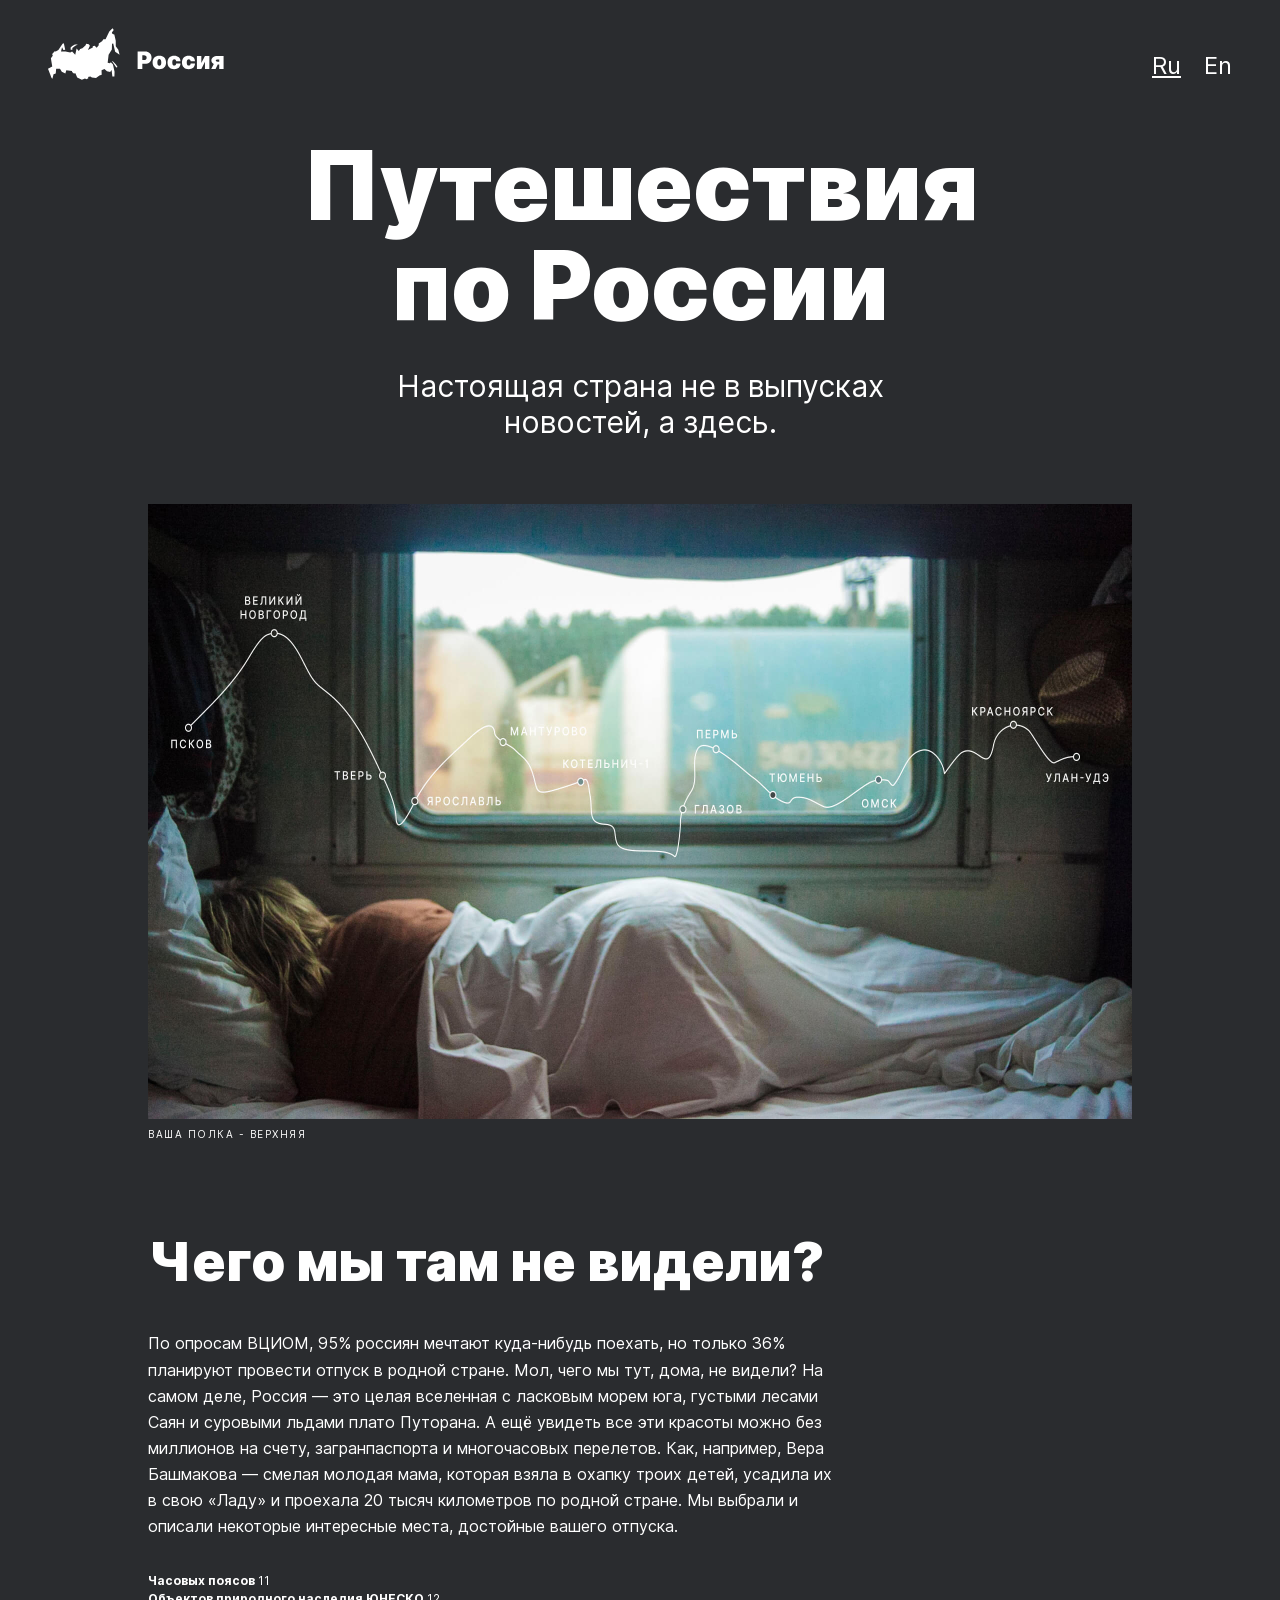
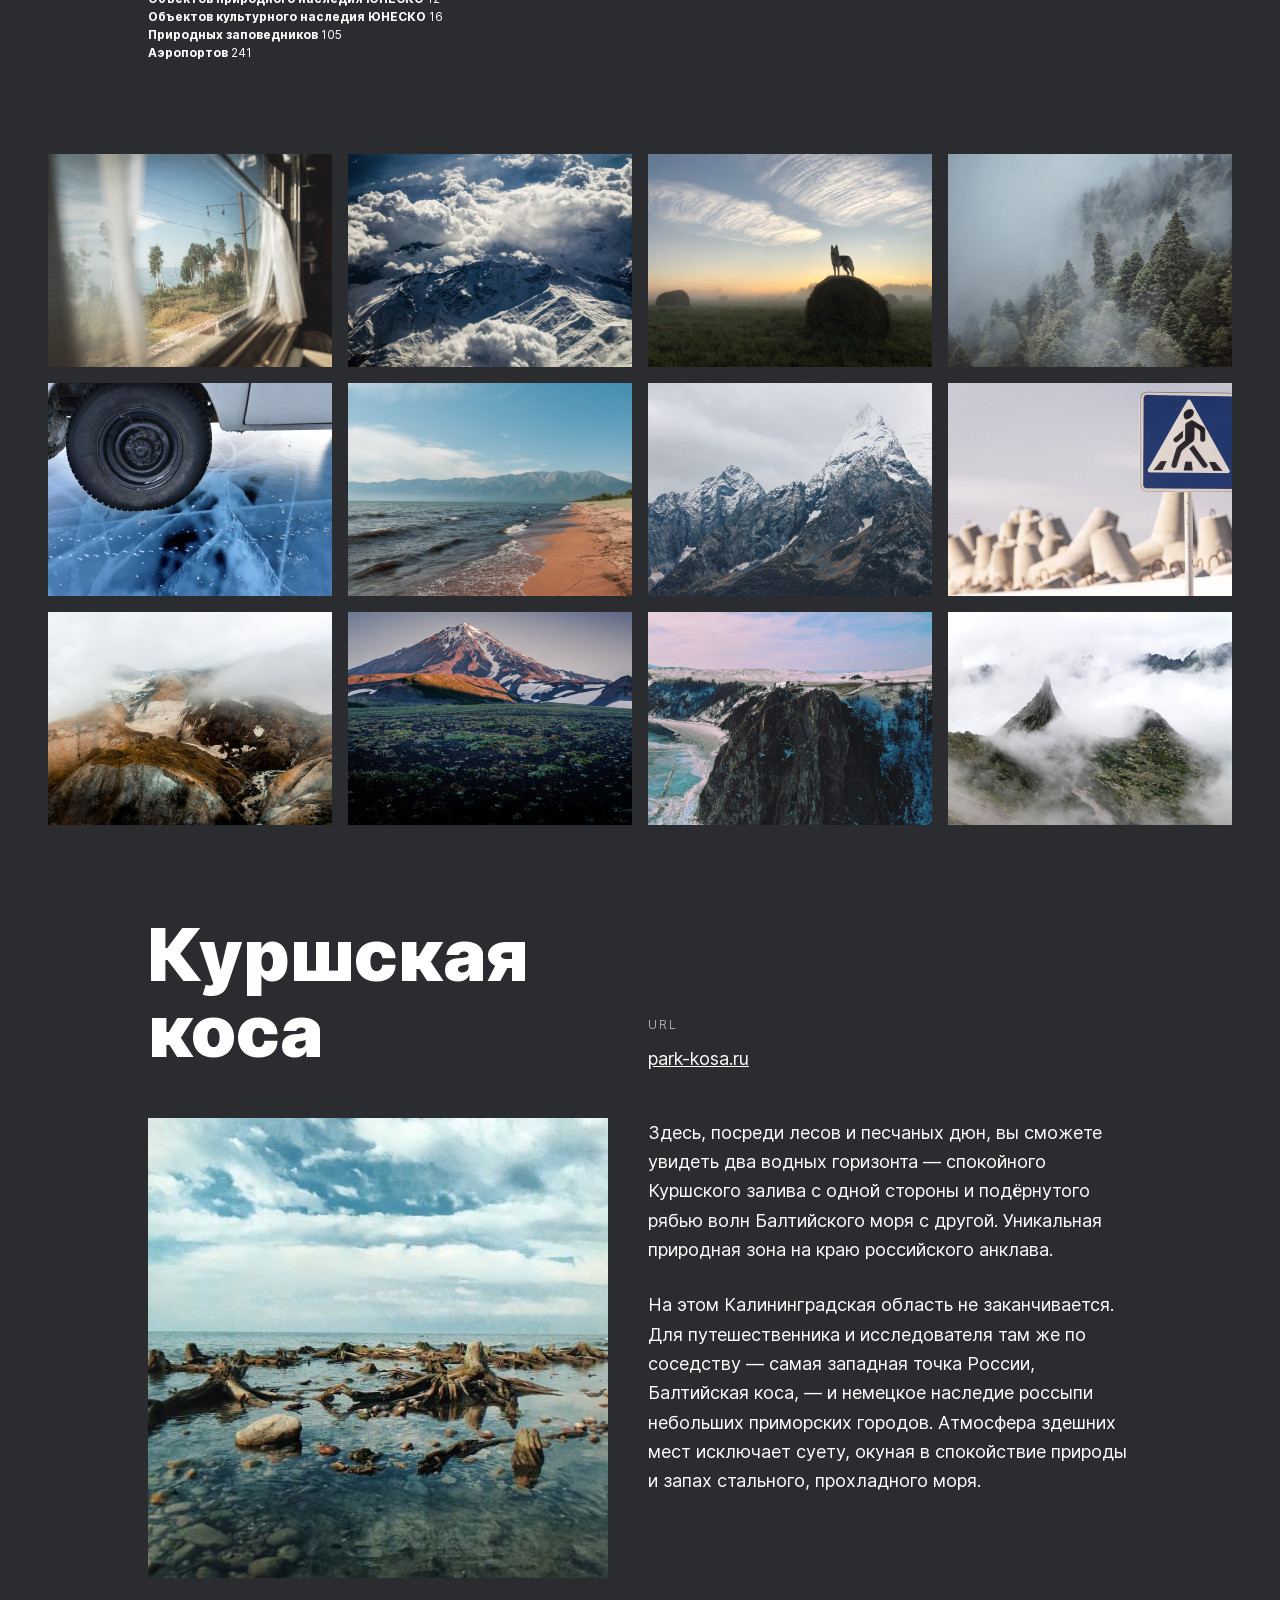
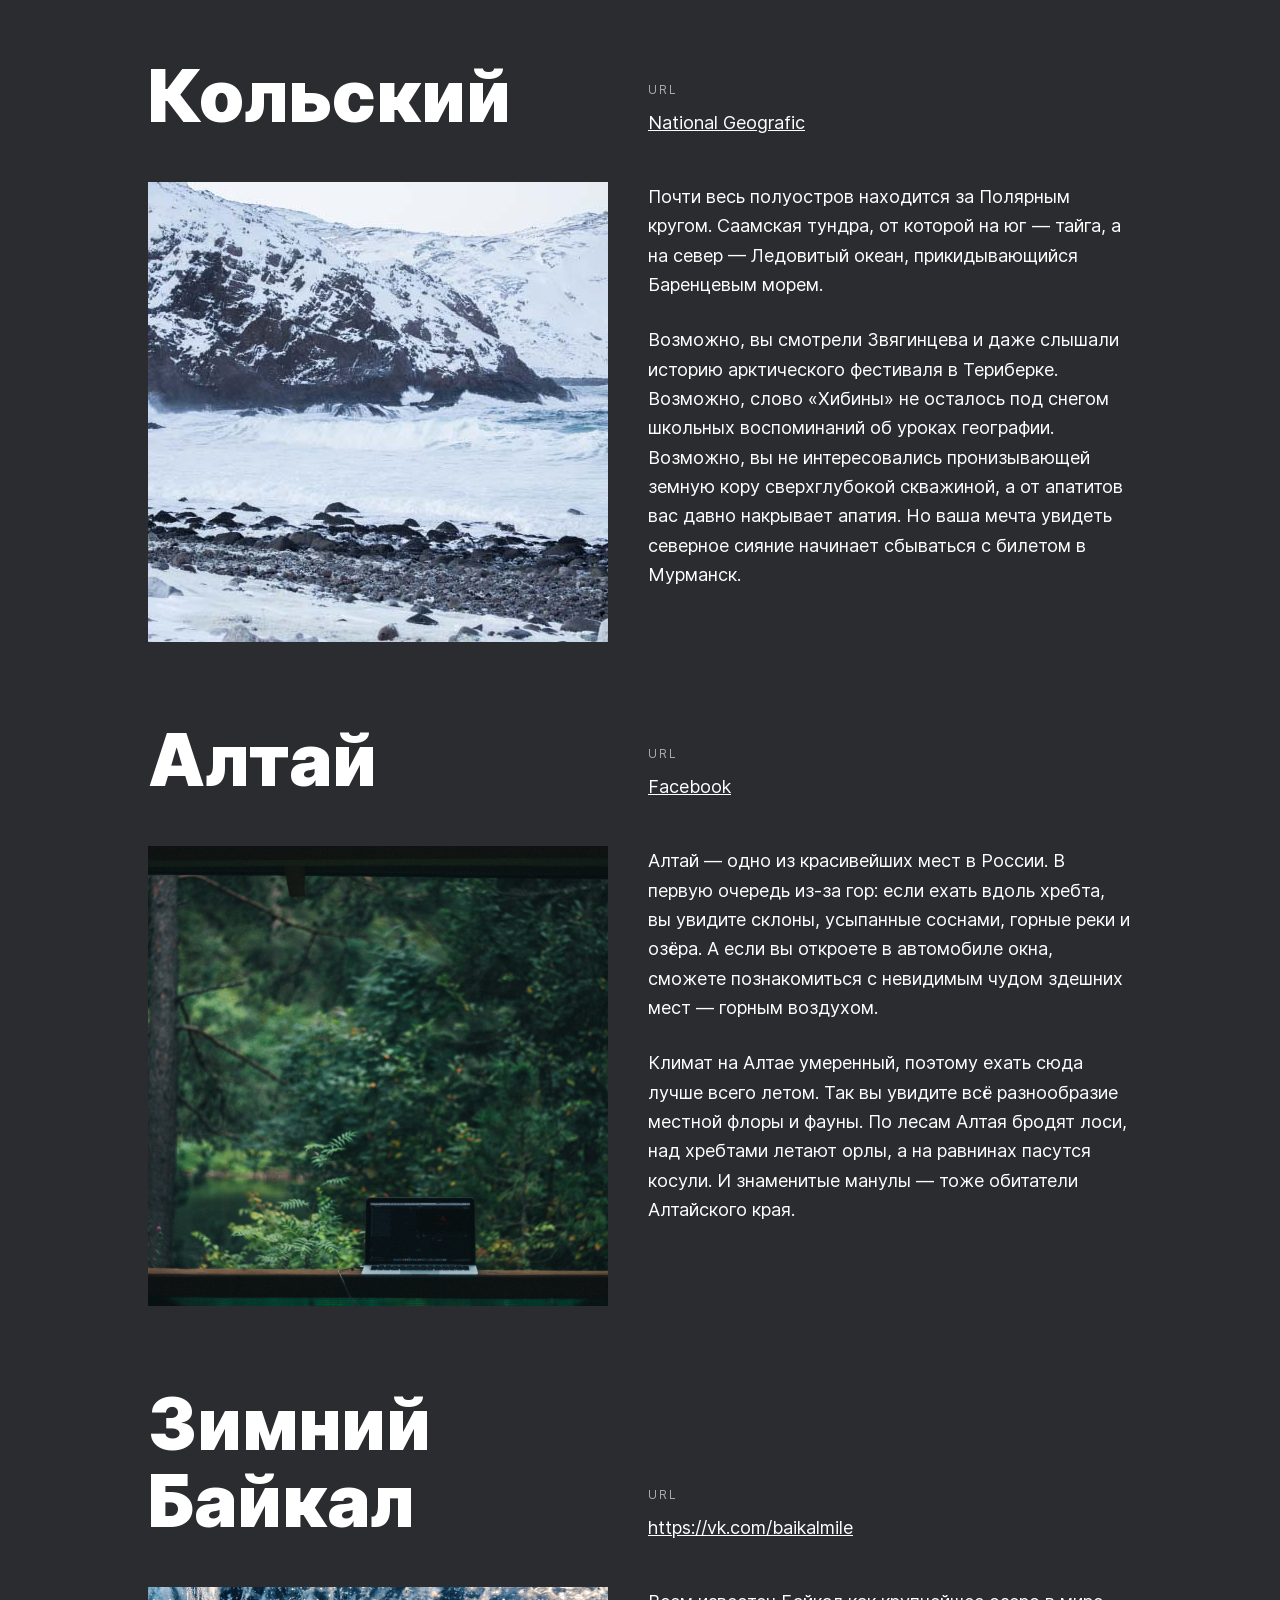
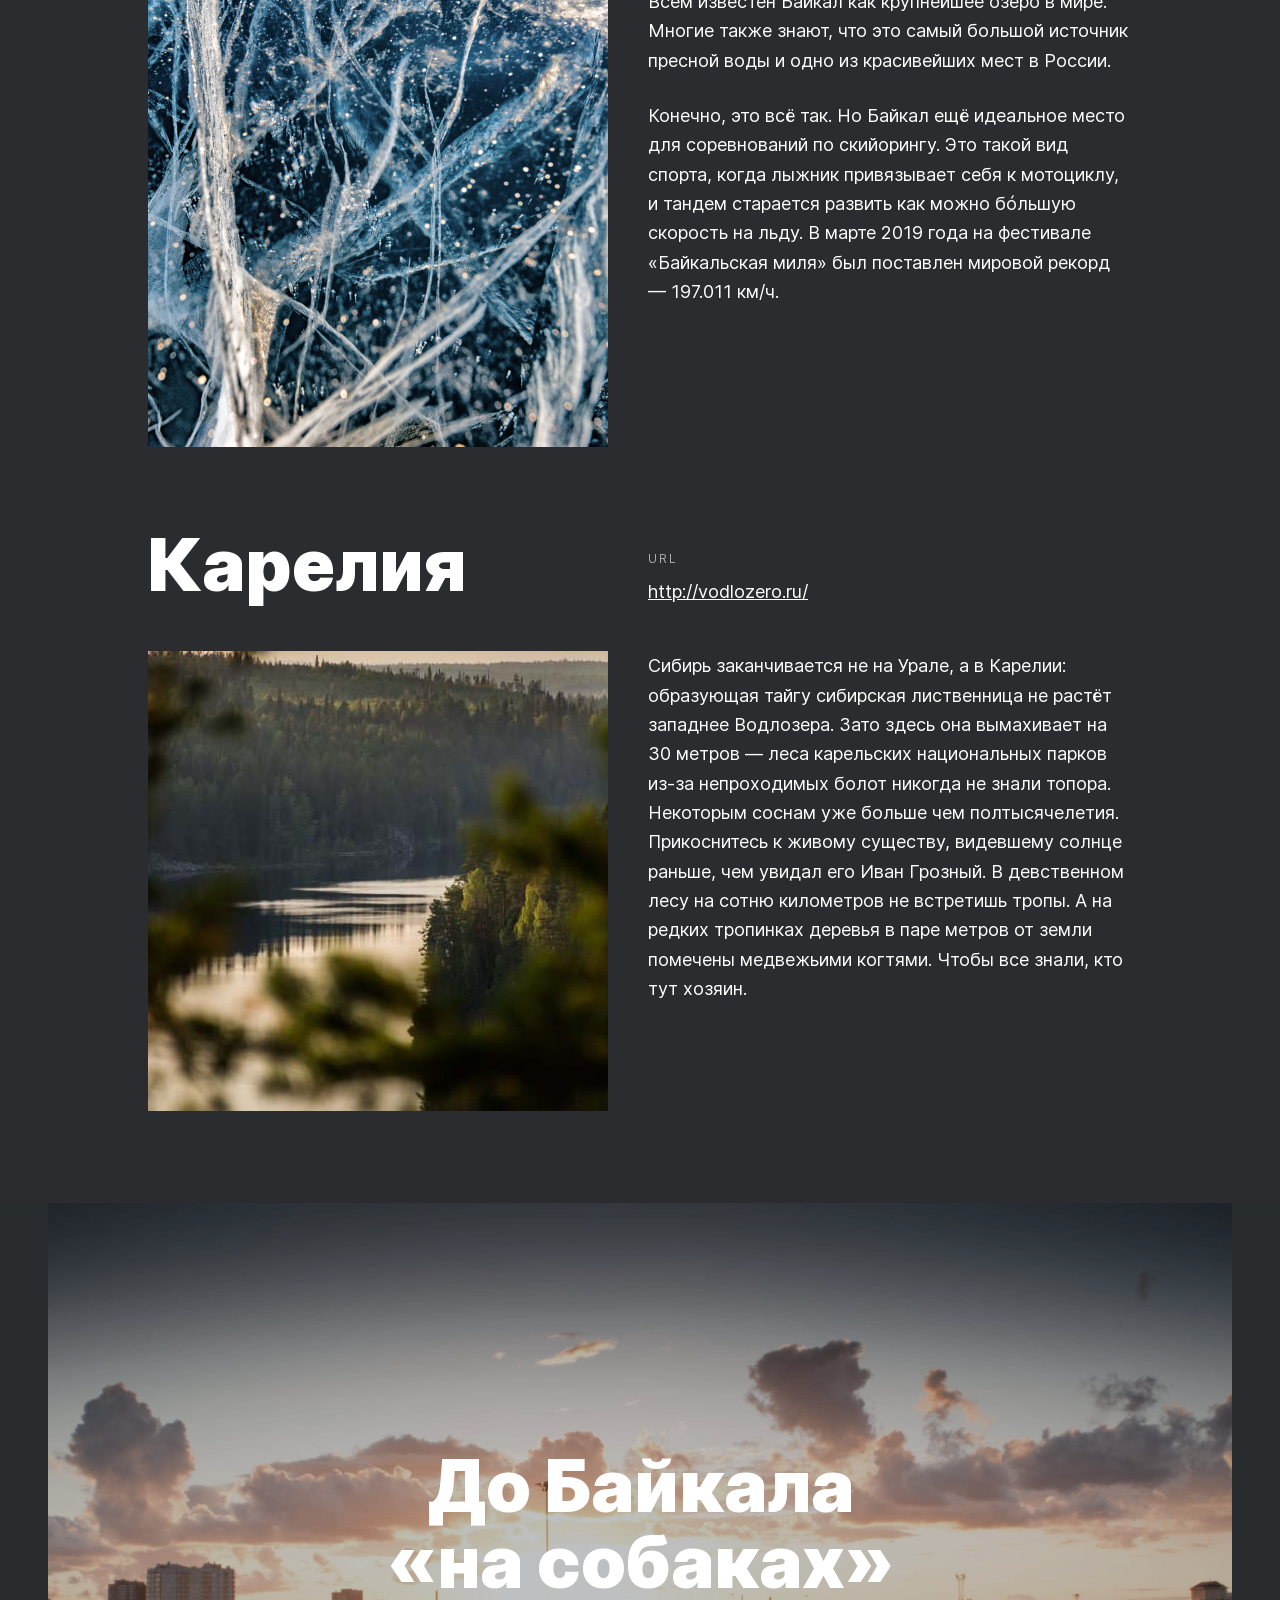
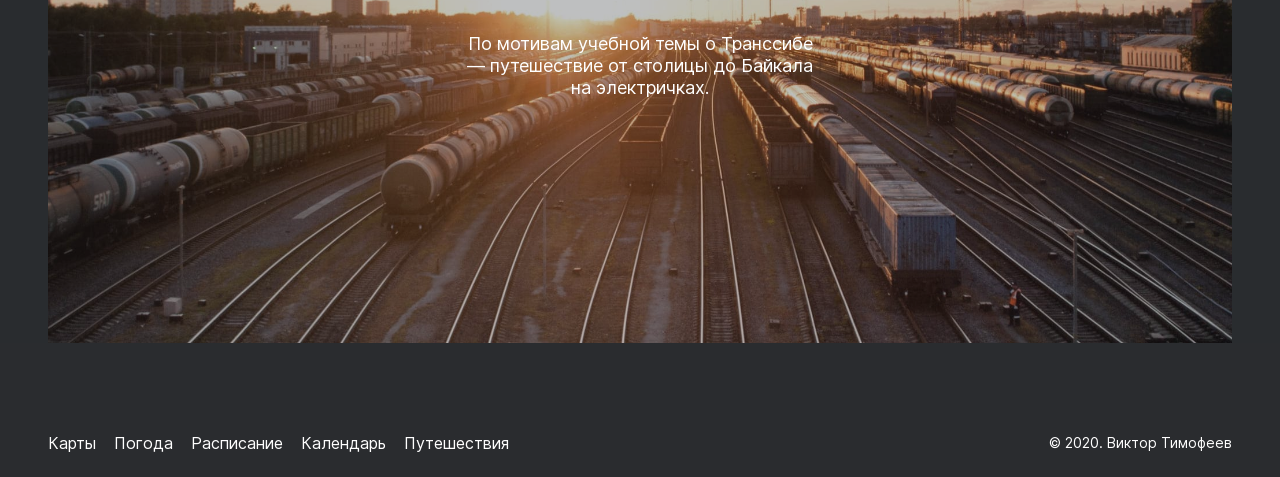
<file: index.html>
<!DOCTYPE html>
<html lang="ru">

<head>
  <meta charset="UTF-8">
  <meta name="viewport" content="width=device-width, initial-scale=1.0">
  <meta http-equiv="X-UA-Compatible" content="ie=edge">
  <meta name="description" content="рекомендации для поездок по России">
  <meta name="keywords" content="Россия, туризм, Байкал, Сибирь, Карелия, Алтай">
  <meta name="author" content="Виктор Тимофеев">
  <title>Путешествия по России</title>
  <link rel="stylesheet" href="./pages/index.css">
</head>

<body class="page">

  <header class="header">
    <div class="header__logo"></div>
    <div class="header__lang-links">
      <a class="header__lang-link header__lang-link_active" href="#">Ru</a>
      <a class="header__lang-link" href="#">En</a>
    </div>
  </header>

  <main class="content page__content">
    <section class="lead content__section">
      <h1 class="lead__title">Путешествия по&nbsp;России</h1>
      <p class="lead__subtitle">Настоящая страна не в выпусках новостей, а здесь.</p>
      <figure class="lead__image-block">
        <img class="lead__image" alt="Плацкартный вагон" src="./images/lead-polka.jpg">
        <figcaption class="lead__caption">Ваша полка - верхняя</figcaption>
      </figure>
    </section>

    <section class="intro content__section">
      <h2 class="intro__title">Чего мы там не&nbsp;видели?</h2>
      <p class="intro__text">По опросам ВЦИОМ, 95% россиян мечтают куда-нибудь поехать, но только 36% планируют
        провести
        отпуск в родной стране. Мол, чего мы тут, дома, не видели? На самом деле, Россия — это целая вселенная с
        ласковым морем юга, густыми лесами Саян и суровыми льдами плато Путорана. А ещё увидеть все эти красоты можно
        без миллионов на счету, загранпаспорта и многочасовых перелетов. Как, например, Вера Башмакова — смелая
        молодая
        мама, которая взяла в охапку троих детей, усадила их в свою «Ладу» и проехала 20 тысяч километров по родной
        стране. Мы выбрали и описали некоторые интересные места, достойные вашего отпуска.</p>
      <ul class="intro__list">
        <li>Часовых поясов <span class="intro__numbers">11</span></li>
        <li>Объектов природного наследия ЮНЕСКО <span class="intro__numbers">12</span></li>
        <li>Объектов культурного наследия ЮНЕСКО <span class="intro__numbers">16</span></li>
        <li>Природных заповедников <span class="intro__numbers">105</span></li>
        <li>Аэропортов <span class="intro__numbers">241</span></li>
      </ul>
    </section>

    <section class="photo-grid content__section">
      <img class="photo-grid__item" src="./images/grid-image.png" alt="Поезд" data-type="auto">
      <img class="photo-grid__item" src="./images/grid-image-1.png" alt="Облака" data-type="auto">
      <img class="photo-grid__item" src="./images/grid-image-2.png" alt="Волк" data-type="auto">
      <img class="photo-grid__item" src="./images/grid-image-3.png" alt="Ели" data-type="auto">
      <img class="photo-grid__item" src="./images/grid-image-4.png" alt="Лёд" data-type="auto">
      <img class="photo-grid__item" src="./images/grid-image-5.png" alt="Побережье" data-type="auto">
      <img class="photo-grid__item" src="./images/grid-image-6.png" alt="Горы" data-type="auto">
      <img class="photo-grid__item" src="./images/grid-image-7.png" alt="Дорожный знак" data-type="auto">
      <img class="photo-grid__item" src="./images/grid-image-8.png" alt="На высоте" data-type="auto">
      <img class="photo-grid__item" src="./images/grid-image-9.png" alt="Пейзаж" data-type="auto">
      <img class="photo-grid__item" src="./images/grid-image-10.png" alt="Простор" data-type="auto">
      <img class="photo-grid__item" src="./images/grid-image-11.png" alt="В облаках" data-type="auto">
    </section>

    <section class="places content__section">
      <article class="place">
        <h2 class="place__title">Куршская коса</h2>
        <div class="place__website">
          <p class="place__url-heading">URL</p>
          <a class="place__link" href="http://park-kosa.ru/" target="_blank">park-kosa.ru</a>
        </div>
        <img src="./images/places-kurshskaya-kosa.jpg" alt="Куршская коса" class="place__image">
        <div class="place__paragraphs">
          <p class="place__paragraph">Здесь, посреди лесов и песчаных дюн, вы сможете увидеть два водных горизонта —
            спокойного Куршского залива с одной стороны и подёрнутого рябью волн Балтийского моря с другой. Уникальная
            природная зона на краю российского анклава.</p>
          <p class="place__paragraph">На этом Калининградская область не заканчивается. Для путешественника и
            исследователя там же по соседству — самая западная точка России, Балтийская коса, — и немецкое наследие
            россыпи небольших приморских городов. Атмосфера здешних мест исключает суету, окуная в спокойствие природы и
            запах стального, прохладного моря.</p>
        </div>
      </article>
      <article class="place">
        <div class="place__title">Кольский</div>
        <div class="place__website">
          <p class="place__url-heading">URL</p>
          <a class="place__link" href="https://yourshot.nationalgeographic.com/photos/?keywords=kolskiy"
            target="_blank">National
            Geografic</a>
        </div>
        <img src="./images/places-kolsky.jpg" alt="Кольский полуостров" class="place__image">
        <div class="place__paragraphs">
          <p class="place__paragraph">Почти весь полуостров находится за Полярным кругом. Саамская тундра, от которой на
            юг —
            тайга, а на север — Ледовитый океан, прикидывающийся Баренцевым морем.</p>
          <p class="place__paragraph">Возможно, вы смотрели Звягинцева и даже слышали историю арктического фестиваля в
            Териберке. Возможно, слово «Хибины» не осталось под снегом школьных воспоминаний об уроках географии.
            Возможно, вы не интересовались пронизывающей земную кору сверхглубокой скважиной, а от апатитов вас давно
            накрывает апатия. Но ваша мечта увидеть северное сияние начинает сбываться с билетом
            в Мурманск.</p>
        </div>
      </article>
      <article class="place">
        <div class="place__title">Алтай</div>
        <div class="place__website">
          <p class="place__url-heading">URL</p>
          <a class="place__link" href="https://www.facebook.com/vera.bashmakova/posts/10156011613718822"
            target="_blank">Facebook</a>
        </div>
        <img src="./images/places-altay.png" alt="Алтай" class="place__image">
        <div class="place__paragraphs">
          <p class="place__paragraph">Алтай — одно из красивейших мест в России.
            В первую очередь из-за гор: если ехать вдоль хребта, вы увидите склоны, усыпанные соснами, горные реки и
            озёра. А если вы откроете в автомобиле окна, сможете познакомиться с невидимым чудом здешних мест — горным
            воздухом.</p>
          <p class="place__paragraph">Климат на Алтае умеренный, поэтому ехать сюда лучше всего летом. Так вы увидите
            всё
            разнообразие местной флоры и фауны. По лесам Алтая бродят лоси, над хребтами летают орлы, а на равнинах
            пасутся косули. И знаменитые манулы — тоже обитатели Алтайского края.</p>
        </div>
      </article>
      <article class="place">
        <div class="place__title">Зимний Байкал</div>
        <div class="place__website">
          <p class="place__url-heading">URL</p>
          <a class="place__link" href="https://vk.com/baikalmile" target="_blank">https://vk.com/baikalmile</a>
        </div>
        <img src="./images/places-baikal.png" alt="Байкал" class="place__image">
        <div class="place__paragraphs">
          <p class="place__paragraph">Всем известен Байкал как крупнейшее озеро в мире. Многие также знают, что это
            самый
            большой источник пресной воды и одно из красивейших мест в России.
          </p>
          <p class="place__paragraph">Конечно, это всё так. Но Байкал ещё идеальное место для соревнований по
            скийорингу.
            Это такой вид спорта, когда лыжник привязывает себя к мотоциклу, и тандем старается развить как можно
            бóльшую
            скорость на льду. В марте 2019 года на фестивале
            «Байкальская миля» был поставлен мировой рекорд — 197.011 км/ч.</p>
        </div>
      </article>
      <article class="place">
        <div class="place__title">Карелия</div>
        <div class="place__website">
          <p class="place__url-heading">URL</p>
          <a class="place__link" href="http://vodlozero.ru/" target="_blank">http://vodlozero.ru/</a>
        </div>
        <img src="./images/places-kareliya.jpg" alt="Карелия" class="place__image">
        <div class="place__paragraphs">
          <p class="place__paragraph">Сибирь заканчивается не на Урале, а в Карелии: образующая тайгу сибирская
            лиственница не растёт западнее Водлозера. Зато здесь она вымахивает на 30 метров — леса карельских
            национальных парков из-за непроходимых болот никогда не знали топора. Некоторым соснам уже больше чем
            полтысячелетия. Прикоснитесь к живому существу, видевшему солнце раньше, чем увидал его Иван Грозный.
            В девственном лесу на сотню километров не встретишь тропы. А на редких тропинках деревья
            в паре метров от земли помечены медвежьими когтями. Чтобы все знали, кто тут хозяин.</p>
        </div>
      </article>
    </section>

    <section class="cover content__section">
      <a href="https://stampsy.com/na-elektrichkakh-do-baikala" target="_blank" class="cover__item">
        <h2 class="cover__title">До Байкала «на&nbsp;собаках»</h2>
        <p class="cover__subtitle">По мотивам учебной темы о Транссибе — путешествие от столицы до Байкала на
          электричках.</p>
      </a>
    </section>
  </main>

  <footer class="footer">
    <nav class="footer__links">
      <a class="footer__link" href="https://yandex.ru/maps" target="_blank">Карты</a>
      <a class="footer__link" href="https://yandex.ru/pogoda" target="_blank">Погода</a>
      <a class="footer__link" href="https://rasp.yandex.ru" target="_blank">Расписание</a>
      <a class="footer__link" href="https://calendar.yandex.ru" target="_blank">Календарь</a>
      <a class="footer__link" href="https://travel.yandex.ru" target="_blank">Путешествия</a>
    </nav>
    <p class="footer__copyright">&copy;&nbsp;2020.&nbsp;Виктор&nbsp;Тимофеев</p>
  </footer>

</body>

</html>
</file>
<file: pages/index.css>
@import url(../vendor/normalize.css);
@import url(../vendor/fonts/fonts.css);
@import url(../blocks/page/page.css);
@import url(../blocks/page/__content/page__content.css);
@import url(../blocks/content/__section/content__section.css);
@import url(../blocks/header/header.css);
@import url(../blocks/header/__logo/header__logo.css);
@import url(../blocks/header/__lang-links/header__lang-links.css);
@import url(../blocks/header/__lang-link/header__lang-link.css);
@import url(../blocks/header/__lang-link/_active/header__lang-link_active.css);
@import url(../blocks/lead/lead.css);
@import url(../blocks/lead/__title/lead__title.css);
@import url(../blocks/lead/__subtitle/lead__subtitle.css);
@import url(../blocks/lead/__image-block/lead__image-block.css);
@import url(../blocks/lead/__image/lead__image.css);
@import url(../blocks/lead/__caption/lead__caption.css);
@import url(../blocks/intro/intro.css);
@import url(../blocks/intro/__title/intro__title.css);
@import url(../blocks/intro/__text/intro__text.css);
@import url(../blocks/intro/__list/intro__list.css);
@import url(../blocks/intro/__numbers/intro__numbers.css);
@import url(../blocks/photo-grid/photo-grid.css);
@import url(../blocks/photo-grid/__item/photo-grid__item.css);
@import url(../blocks/places/places.css);
@import url(../blocks/place/place.css);
@import url(../blocks/place/__title/place__title.css);
@import url(../blocks/place/__image/place__image.css);
@import url(../blocks/place/__website/place__website.css);
@import url(../blocks/place/__url-heading/place__url-heading.css);
@import url(../blocks/place/__link/place__link.css);
@import url(../blocks/place/__paragraphs/place__paragraphs.css);
@import url(../blocks/place/__paragraph/place__paragraph.css);
@import url(../blocks/cover/cover.css);
@import url(../blocks/cover/__item/cover__item.css);
@import url(../blocks/cover/__title/cover__title.css);
@import url(../blocks/cover/__subtitle/cover__subtitle.css);
@import url(../blocks/footer/footer.css);
@import url(../blocks/footer/__links/footer__links.css);
@import url(../blocks/footer/__link/footer__link.css);
@import url(../blocks/footer/__copyright/footer__copyright.css);
</file>
